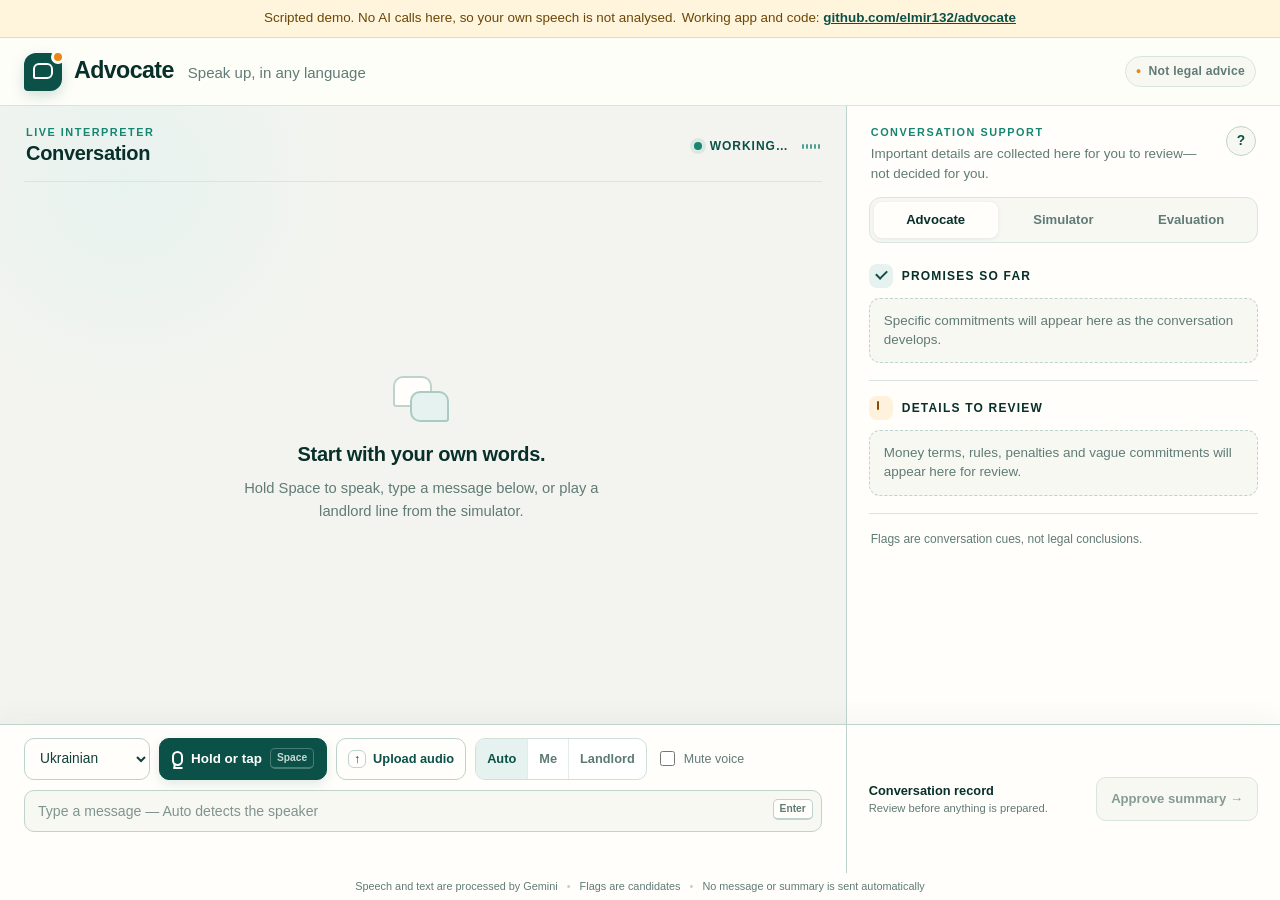
<file: index.html>
<!DOCTYPE html>
<html lang="en">
<head>
  <meta charset="UTF-8">
  <meta name="viewport" content="width=device-width, initial-scale=1.0">
  <meta name="theme-color" content="#0b5147">
  <title>Advocate — Live tenant interpreter</title>
  <link rel="stylesheet" href="style.css">
  <script>window.ADVOCATE_STATIC_DEMO = true;</script>
  <style>body{padding-top:38px}.demo-banner{position:fixed;top:0;left:0;right:0;min-height:38px;z-index:60;display:flex;align-items:center;justify-content:center;gap:.4em;flex-wrap:wrap}@media(max-width:760px){body{padding-top:62px}.demo-banner{min-height:62px;font-size:.78rem}}</style>
  <script>
    if (window.location.search.includes("mock=1") || window.ADVOCATE_STATIC_DEMO) {
      document.write('<script src="mock.js"><\/script>');
    }
  </script>
</head>
<body id="app">
  <div id="connection-overlay" class="hidden" role="alertdialog" aria-modal="true" aria-labelledby="connection-title">
    <div class="overlay-content">
      <span class="overlay-icon" aria-hidden="true">!</span>
      <h2 id="connection-title">Connection interrupted</h2>
      <p>Your conversation is still on this screen. Reconnect to continue.</p>
      <button id="retry-btn">Try again</button>
    </div>
  </div>

  <div class="demo-banner" role="note"><span>Scripted demo. No AI calls here, so your own speech is not analysed.</span> <span>Working app and code: <a href="https://github.com/elmir132/advocate">github.com/elmir132/advocate</a></span></div>
  <header class="app-header">
    <div class="brand">
      <span class="brand-mark" aria-hidden="true"></span>
      <div class="brand-copy"><h1>Advocate</h1><span class="tagline">Speak up, in any language</span></div>
    </div>
    <span class="beta-note"><span aria-hidden="true">●</span> Not legal advice</span>
  </header>

  <main class="main-layout">
    <section class="left-panel" aria-labelledby="conversation-title">
      <div class="conversation-heading">
        <div><span class="eyebrow">Live interpreter</span><h2 id="conversation-title">Conversation</h2></div>
        <div class="status-bar" aria-live="polite">
          <span class="status-dot" aria-hidden="true"></span>
          <span id="status-indicator">Listening</span>
          <div id="waveform" class="waveform" aria-hidden="true"><i></i><i></i><i></i><i></i><i></i></div>
        </div>
      </div>
      <div id="conversation" class="conversation" aria-live="polite" aria-relevant="additions">
        <div id="empty-state" class="empty-state">
          <span class="empty-state-mark" aria-hidden="true"></span>
          <strong>Start with your own words.</strong>
          <span>Hold Space to speak, type a message below, or play a landlord line from the simulator.</span>
        </div>
      </div>
    </section>

    <aside class="right-panel" aria-label="Conversation advocate">
      <div class="rail-heading">
        <div><span class="eyebrow">Conversation support</span><p>Important details are collected here for you to review—not decided for you.</p></div>
        <button id="about-help" class="about-help" type="button" aria-label="About Advocate" title="About Advocate">?</button>
      </div>
      <div class="tabs" role="tablist" aria-label="Support tools">
        <button id="tab-advocate" class="tab active" role="tab" aria-selected="true" aria-controls="advocate-view">Advocate</button>
        <button id="tab-simulator" class="tab" role="tab" aria-selected="false" aria-controls="simulator-view">Simulator</button>
        <button id="tab-score" class="tab" role="tab" aria-selected="false" aria-controls="score-view">Evaluation</button>
      </div>

      <div id="advocate-view" class="tab-content active" role="tabpanel" aria-labelledby="tab-advocate">
        <section class="insight-block promises-list">
          <div class="section-title"><span class="section-icon promise-icon" aria-hidden="true"></span><h3>Promises so far</h3></div>
          <ul id="promises-ul"></ul>
        </section>
        <section class="insight-block flags-list">
          <div class="section-title"><span class="section-icon flag-icon" aria-hidden="true"></span><h3>Details to review</h3></div>
          <div id="flags-container" class="flags-container"></div>
        </section>
        <p class="rail-note">Flags are conversation cues, not legal conclusions.</p>
      </div>

      <div id="simulator-view" class="tab-content hidden" role="tabpanel" aria-labelledby="tab-simulator">
        <div class="view-heading"><h3>Landlord simulator</h3><p>Play a sample line to demonstrate translation and review cues.</p></div>
        <div id="simulator-lines" class="simulator-lines-flat"></div>
      </div>

      <div id="score-view" class="tab-content hidden" role="tabpanel" aria-labelledby="tab-score">
        <div class="view-heading"><h3>Small scripted evaluation</h3><p>A transparent check of what Advocate catches—and what it gets wrong.</p></div>
        <div id="score-output" class="score-output" role="status" aria-live="polite">Open this tab to load results.</div>
      </div>

    </aside>
  </main>

  <section class="bottom-panel" aria-label="Conversation controls">
    <div class="controls-left">
      <div class="controls-left-top">
        <label class="select-wrap"><span class="sr-only">Tenant language</span><select id="tenant-lang" aria-label="Tenant language"><option value="uk" selected>Ukrainian</option><option value="ru">Russian</option><option value="es">Spanish</option><option value="zh">Chinese</option><option value="en">English</option></select></label>
        <button id="mic-btn" class="mic-btn" aria-label="Hold or tap to speak" title="Hold Space, or tap for hands-free recording"><span class="mic-icon" aria-hidden="true"></span><span class="mic-label">Hold or tap</span><kbd>Space</kbd></button>
        <input id="audio-file-input" type="file" accept="audio/*,.wav,.mp3,.m4a,.aac,.ogg,.webm,.flac" hidden>
        <button id="audio-upload-btn" class="audio-upload-btn" type="button" title="Upload one voice message, up to 60 seconds"><span class="upload-icon" aria-hidden="true">↑</span><span>Upload audio</span></button>
        <div id="speaker-choice" class="speaker-choice" role="radiogroup" aria-label="Who is speaking">
          <button type="button" role="radio" aria-checked="true" data-speaker="auto" title="English is treated as the landlord, your language as you">Auto</button>
          <button type="button" role="radio" aria-checked="false" data-speaker="tenant">Me</button>
          <button type="button" role="radio" aria-checked="false" data-speaker="landlord">Landlord</button>
        </div>
        <label id="mute-toggle-label" class="mute-label"><input type="checkbox" id="mute-toggle"><span>Mute voice</span></label>
      </div>
      <div class="text-input-wrap"><input type="text" id="tenant-text-input" placeholder="Type a message — Auto detects the speaker" aria-label="Type a message; Auto routes English to the landlord and the selected language to the renter"><kbd>Enter</kbd></div>
    </div>
    <div class="controls-right">
      <div class="approval-copy"><strong>Conversation record</strong><span>Review before anything is prepared.</span></div>
      <button id="approve-btn" disabled>Approve summary <span aria-hidden="true">→</span></button>
    </div>
  </section>

  <footer><p>Speech and text are processed by Gemini <span>•</span> Flags are candidates <span>•</span> No message or summary is sent automatically</p></footer>

  <dialog id="summary-dialog">
    <div class="dialog-content">
      <span class="eyebrow">Tenant approved</span>
      <h2>Conversation summary</h2>
      <div id="summary-content"></div>
      <button id="close-summary">Close summary</button>
    </div>
  </dialog>

  <dialog id="about-dialog" class="about-dialog" aria-labelledby="about-title">
    <div class="dialog-content">
      <div class="about-hero">
        <span class="about-mark" aria-hidden="true"></span>
        <span class="eyebrow">Why Advocate exists</span>
        <h2 id="about-title">Understand the words. Keep the commitments.</h2>
        <p>Advocate helps renters navigate important landlord conversations across languages without pretending to be a lawyer.</p>
      </div>
      <ol class="about-steps" aria-label="How Advocate works">
        <li><span>1</span><div><strong>Listen and translate</strong><p>One control hears either side and translates the conversation.</p></div></li>
        <li><span>2</span><div><strong>Surface what matters</strong><p>Gemini flags candidate money terms, penalties, restrictions and vague commitments.</p></div></li>
        <li><span>3</span><div><strong>Keep the promises</strong><p>Specific commitments remain visible while the conversation continues.</p></div></li>
        <li><span>4</span><div><strong>Approve the record</strong><p>A bilingual summary is prepared only after the renter asks for it.</p></div></li>
      </ol>
      <div class="about-facts">
        <article><strong>Built with Gemini</strong><p>Speech transcription, translation, structured review cues and summaries.</p></article>
        <article><strong>Human stays in control</strong><p>Flags are candidates, not legal conclusions. Nothing is automatically sent or signed.</p></article>
      </div>
      <p class="about-note">One-day prototype built at The New Agentic Economy Hackathon, October 2026.</p>
      <button id="close-about" class="about-close" type="button">Close</button>
    </div>
  </dialog>

  <script src="app.js"></script>
</body>
</html>
</file>
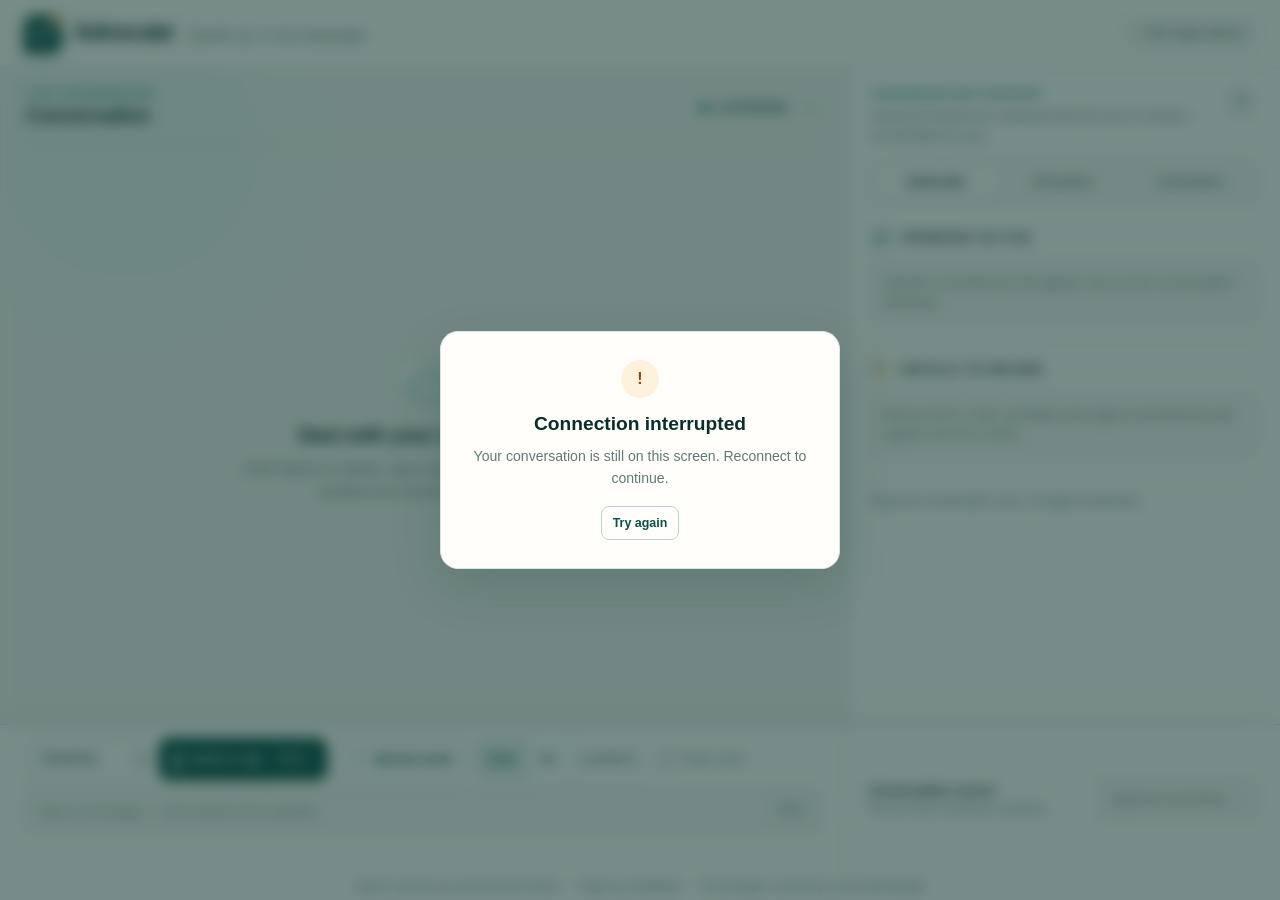
<file: web/index.html>
<!DOCTYPE html>
<html lang="en">
<head>
  <meta charset="UTF-8">
  <meta name="viewport" content="width=device-width, initial-scale=1.0">
  <meta name="theme-color" content="#0b5147">
  <title>Advocate — Live tenant interpreter</title>
  <link rel="stylesheet" href="style.css">
  <script>
    if (window.location.search.includes("mock=1") || window.ADVOCATE_STATIC_DEMO) {
      document.write('<script src="mock.js"><\/script>');
    }
  </script>
</head>
<body id="app">
  <div id="connection-overlay" class="hidden" role="alertdialog" aria-modal="true" aria-labelledby="connection-title">
    <div class="overlay-content">
      <span class="overlay-icon" aria-hidden="true">!</span>
      <h2 id="connection-title">Connection interrupted</h2>
      <p>Your conversation is still on this screen. Reconnect to continue.</p>
      <button id="retry-btn">Try again</button>
    </div>
  </div>

  <header class="app-header">
    <div class="brand">
      <span class="brand-mark" aria-hidden="true"></span>
      <div class="brand-copy"><h1>Advocate</h1><span class="tagline">Speak up, in any language</span></div>
    </div>
    <span class="beta-note"><span aria-hidden="true">●</span> Not legal advice</span>
  </header>

  <main class="main-layout">
    <section class="left-panel" aria-labelledby="conversation-title">
      <div class="conversation-heading">
        <div><span class="eyebrow">Live interpreter</span><h2 id="conversation-title">Conversation</h2></div>
        <div class="status-bar" aria-live="polite">
          <span class="status-dot" aria-hidden="true"></span>
          <span id="status-indicator">Listening</span>
          <div id="waveform" class="waveform" aria-hidden="true"><i></i><i></i><i></i><i></i><i></i></div>
        </div>
      </div>
      <div id="conversation" class="conversation" aria-live="polite" aria-relevant="additions">
        <div id="empty-state" class="empty-state">
          <span class="empty-state-mark" aria-hidden="true"></span>
          <strong>Start with your own words.</strong>
          <span>Hold Space to speak, type a message below, or play a landlord line from the simulator.</span>
        </div>
      </div>
    </section>

    <aside class="right-panel" aria-label="Conversation advocate">
      <div class="rail-heading">
        <div><span class="eyebrow">Conversation support</span><p>Important details are collected here for you to review—not decided for you.</p></div>
        <button id="about-help" class="about-help" type="button" aria-label="About Advocate" title="About Advocate">?</button>
      </div>
      <div class="tabs" role="tablist" aria-label="Support tools">
        <button id="tab-advocate" class="tab active" role="tab" aria-selected="true" aria-controls="advocate-view">Advocate</button>
        <button id="tab-simulator" class="tab" role="tab" aria-selected="false" aria-controls="simulator-view">Simulator</button>
        <button id="tab-score" class="tab" role="tab" aria-selected="false" aria-controls="score-view">Evaluation</button>
      </div>

      <div id="advocate-view" class="tab-content active" role="tabpanel" aria-labelledby="tab-advocate">
        <section class="insight-block promises-list">
          <div class="section-title"><span class="section-icon promise-icon" aria-hidden="true"></span><h3>Promises so far</h3></div>
          <ul id="promises-ul"></ul>
        </section>
        <section class="insight-block flags-list">
          <div class="section-title"><span class="section-icon flag-icon" aria-hidden="true"></span><h3>Details to review</h3></div>
          <div id="flags-container" class="flags-container"></div>
        </section>
        <p class="rail-note">Flags are conversation cues, not legal conclusions.</p>
      </div>

      <div id="simulator-view" class="tab-content hidden" role="tabpanel" aria-labelledby="tab-simulator">
        <div class="view-heading"><h3>Landlord simulator</h3><p>Play a sample line to demonstrate translation and review cues.</p></div>
        <div id="simulator-lines" class="simulator-lines-flat"></div>
      </div>

      <div id="score-view" class="tab-content hidden" role="tabpanel" aria-labelledby="tab-score">
        <div class="view-heading"><h3>Small scripted evaluation</h3><p>A transparent check of what Advocate catches—and what it gets wrong.</p></div>
        <div id="score-output" class="score-output" role="status" aria-live="polite">Open this tab to load results.</div>
      </div>

    </aside>
  </main>

  <section class="bottom-panel" aria-label="Conversation controls">
    <div class="controls-left">
      <div class="controls-left-top">
        <label class="select-wrap"><span class="sr-only">Tenant language</span><select id="tenant-lang" aria-label="Tenant language"><option value="uk" selected>Ukrainian</option><option value="ru">Russian</option><option value="es">Spanish</option><option value="zh">Chinese</option><option value="en">English</option></select></label>
        <button id="mic-btn" class="mic-btn" aria-label="Hold or tap to speak" title="Hold Space, or tap for hands-free recording"><span class="mic-icon" aria-hidden="true"></span><span class="mic-label">Hold or tap</span><kbd>Space</kbd></button>
        <input id="audio-file-input" type="file" accept="audio/*,.wav,.mp3,.m4a,.aac,.ogg,.webm,.flac" hidden>
        <button id="audio-upload-btn" class="audio-upload-btn" type="button" title="Upload one voice message, up to 60 seconds"><span class="upload-icon" aria-hidden="true">↑</span><span>Upload audio</span></button>
        <div id="speaker-choice" class="speaker-choice" role="radiogroup" aria-label="Who is speaking">
          <button type="button" role="radio" aria-checked="true" data-speaker="auto" title="English is treated as the landlord, your language as you">Auto</button>
          <button type="button" role="radio" aria-checked="false" data-speaker="tenant">Me</button>
          <button type="button" role="radio" aria-checked="false" data-speaker="landlord">Landlord</button>
        </div>
        <label id="mute-toggle-label" class="mute-label"><input type="checkbox" id="mute-toggle"><span>Mute voice</span></label>
      </div>
      <div class="text-input-wrap"><input type="text" id="tenant-text-input" placeholder="Type a message — Auto detects the speaker" aria-label="Type a message; Auto routes English to the landlord and the selected language to the renter"><kbd>Enter</kbd></div>
    </div>
    <div class="controls-right">
      <div class="approval-copy"><strong>Conversation record</strong><span>Review before anything is prepared.</span></div>
      <button id="approve-btn" disabled>Approve summary <span aria-hidden="true">→</span></button>
    </div>
  </section>

  <footer><p>Speech and text are processed by Gemini <span>•</span> Flags are candidates <span>•</span> No message or summary is sent automatically</p></footer>

  <dialog id="summary-dialog">
    <div class="dialog-content">
      <span class="eyebrow">Tenant approved</span>
      <h2>Conversation summary</h2>
      <div id="summary-content"></div>
      <button id="close-summary">Close summary</button>
    </div>
  </dialog>

  <dialog id="about-dialog" class="about-dialog" aria-labelledby="about-title">
    <div class="dialog-content">
      <div class="about-hero">
        <span class="about-mark" aria-hidden="true"></span>
        <span class="eyebrow">Why Advocate exists</span>
        <h2 id="about-title">Understand the words. Keep the commitments.</h2>
        <p>Advocate helps renters navigate important landlord conversations across languages without pretending to be a lawyer.</p>
      </div>
      <ol class="about-steps" aria-label="How Advocate works">
        <li><span>1</span><div><strong>Listen and translate</strong><p>One control hears either side and translates the conversation.</p></div></li>
        <li><span>2</span><div><strong>Surface what matters</strong><p>Gemini flags candidate money terms, penalties, restrictions and vague commitments.</p></div></li>
        <li><span>3</span><div><strong>Keep the promises</strong><p>Specific commitments remain visible while the conversation continues.</p></div></li>
        <li><span>4</span><div><strong>Approve the record</strong><p>A bilingual summary is prepared only after the renter asks for it.</p></div></li>
      </ol>
      <div class="about-facts">
        <article><strong>Built with Gemini</strong><p>Speech transcription, translation, structured review cues and summaries.</p></article>
        <article><strong>Human stays in control</strong><p>Flags are candidates, not legal conclusions. Nothing is automatically sent or signed.</p></article>
      </div>
      <p class="about-note">One-day prototype built at The New Agentic Economy Hackathon, October 2026.</p>
      <button id="close-about" class="about-close" type="button">Close</button>
    </div>
  </dialog>

  <script src="app.js"></script>
</body>
</html>
</file>
<file: style.css>
:root {
  --canvas: #f3f4ef;
  --surface: #fffefa;
  --surface-soft: #f8f8f3;
  --ink: #123f38;
  --ink-strong: #082f2a;
  --muted: #607b76;
  --line: #d8e5e1;
  --line-strong: #bed3cd;
  --teal: #0b5147;
  --teal-bright: #168572;
  --teal-soft: #e5f2ef;
  --amber: #e88716;
  --amber-dark: #8b4a05;
  --amber-soft: #fff2dc;
  --danger: #b64b1c;
  --shadow-sm: 0 1px 2px rgba(8, 47, 42, .05), 0 5px 16px rgba(8, 47, 42, .05);
  --shadow-lg: 0 18px 50px rgba(8, 47, 42, .16);
  --font: Inter, ui-sans-serif, -apple-system, BlinkMacSystemFont, "Segoe UI", sans-serif;
}

* { box-sizing: border-box; }
html, body { height: 100%; margin: 0; }
body {
  display: grid;
  grid-template-rows: auto minmax(0, 1fr) auto auto;
  overflow: hidden;
  background: var(--canvas);
  color: var(--ink);
  font: 16px/1.5 var(--font);
  -webkit-font-smoothing: antialiased;
}
button, input, select { font: inherit; }
button { color: inherit; }
button, select, input { outline: none; }
button:focus-visible, select:focus-visible, input:focus-visible, summary:focus-visible {
  box-shadow: 0 0 0 3px rgba(232, 135, 22, .28);
}
.sr-only { position: absolute; width: 1px; height: 1px; padding: 0; margin: -1px; overflow: hidden; clip: rect(0, 0, 0, 0); white-space: nowrap; border: 0; }
.hidden { display: none !important; }

.app-header {
  min-height: 68px;
  display: flex;
  align-items: center;
  justify-content: space-between;
  gap: 24px;
  padding: 10px 24px;
  background: rgba(255, 254, 250, .96);
  border-bottom: 1px solid var(--line);
}
.brand { display: flex; align-items: center; gap: 12px; min-width: 0; }
.brand-mark {
  position: relative;
  width: 38px;
  height: 38px;
  flex: none;
  border-radius: 12px 12px 12px 4px;
  background: var(--teal);
  box-shadow: 0 5px 14px rgba(11, 81, 71, .18);
}
.brand-mark::before {
  content: "";
  position: absolute;
  inset: 10px 9px 12px;
  border: 2px solid #fff;
  border-radius: 6px 6px 6px 2px;
}
.brand-mark::after {
  content: "";
  position: absolute;
  width: 8px;
  height: 8px;
  top: -3px;
  right: -3px;
  border-radius: 50%;
  background: var(--amber);
  border: 3px solid var(--surface);
}
.brand-copy { display: flex; align-items: baseline; gap: 14px; min-width: 0; }
.brand h1 { margin: 0; color: var(--ink-strong); font-size: 1.45rem; line-height: 1; letter-spacing: -.025em; }
.tagline { color: var(--muted); font-size: .94rem; white-space: nowrap; }
.beta-note {
  display: inline-flex;
  align-items: center;
  gap: 7px;
  padding: 5px 10px;
  border: 1px solid var(--line);
  border-radius: 999px;
  background: var(--surface-soft);
  color: var(--muted);
  font-size: .76rem;
  font-weight: 650;
  letter-spacing: .02em;
  white-space: nowrap;
}
.beta-note span { color: var(--amber); font-size: .58rem; }

.main-layout {
  min-height: 0;
  display: grid;
  grid-template-columns: minmax(0, 1.72fr) minmax(360px, .88fr);
}
.left-panel, .right-panel { min-width: 0; min-height: 0; }
.left-panel {
  display: flex;
  flex-direction: column;
  padding: 20px 24px 0;
  background:
    radial-gradient(circle at 15% 12%, rgba(229, 242, 239, .8), transparent 24%),
    var(--canvas);
  border-right: 1px solid var(--line-strong);
}
.conversation-heading {
  display: flex;
  align-items: center;
  justify-content: space-between;
  gap: 20px;
  padding: 0 2px 15px;
  border-bottom: 1px solid var(--line);
}
.eyebrow {
  display: block;
  margin-bottom: 2px;
  color: var(--teal-bright);
  font-size: .68rem;
  line-height: 1.2;
  font-weight: 750;
  letter-spacing: .14em;
  text-transform: uppercase;
}
.conversation-heading h2 { margin: 0; color: var(--ink-strong); font-size: 1.25rem; line-height: 1.25; letter-spacing: -.015em; }
.status-bar {
  display: flex;
  align-items: center;
  gap: 8px;
  min-width: 160px;
  justify-content: flex-end;
  color: var(--teal);
  font-size: .75rem;
  font-weight: 750;
  letter-spacing: .08em;
  text-transform: uppercase;
}
.status-dot { width: 8px; height: 8px; flex: none; border-radius: 50%; background: var(--teal-bright); box-shadow: 0 0 0 4px rgba(22, 133, 114, .11); }
.waveform { height: 18px; display: flex; align-items: center; gap: 2px; margin-left: 5px; }
.waveform i { width: 2px; height: 5px; border-radius: 2px; background: var(--teal-bright); opacity: .35; }
.waveform.active i { animation: level .85s ease-in-out infinite alternate; opacity: .75; }
.waveform.active i:nth-child(2), .waveform.active i:nth-child(4) { animation-delay: -.3s; }
.waveform.active i:nth-child(3) { animation-delay: -.55s; }
@keyframes level { from { height: 4px; } to { height: 16px; } }

.conversation {
  min-height: 0;
  flex: 1;
  display: flex;
  flex-direction: column;
  gap: 14px;
  overflow-y: auto;
  padding: 18px 5px 26px 2px;
  scrollbar-color: var(--line-strong) transparent;
  scrollbar-width: thin;
}
.empty-state {
  width: min(430px, 90%);
  margin: auto;
  display: grid;
  justify-items: center;
  gap: 8px;
  padding: 34px;
  text-align: center;
  color: var(--muted);
}
.empty-state strong { color: var(--ink-strong); font-size: 1.25rem; letter-spacing: -.015em; }
.empty-state span:last-child { max-width: 360px; font-size: .92rem; }
.empty-state-mark { position: relative; width: 56px; height: 46px; margin-bottom: 9px; }
.empty-state-mark::before, .empty-state-mark::after { content: ""; position: absolute; width: 35px; height: 27px; border: 2px solid var(--line-strong); border-radius: 10px 10px 10px 3px; }
.empty-state-mark::before { left: 0; top: 0; background: var(--surface); }
.empty-state-mark::after { right: 0; bottom: 0; background: var(--teal-soft); border-color: #a9cbc3; transform: scaleX(-1); }
.message {
  width: fit-content;
  max-width: min(76%, 760px);
  padding: 14px 16px 15px;
  border-radius: 18px;
  box-shadow: var(--shadow-sm);
}
.message.landlord { align-self: flex-start; background: var(--surface); border: 1px solid var(--line); border-bottom-left-radius: 5px; }
.message.tenant { align-self: flex-end; background: var(--teal); border: 1px solid var(--teal); border-bottom-right-radius: 5px; box-shadow: 0 8px 24px rgba(11, 81, 71, .14); }
.message.landlord:has(.inline-flags:not(:empty)) { border-left: 3px solid var(--amber); }
.message .speaker { margin-bottom: 5px; color: var(--muted); font-size: .67rem; font-weight: 750; letter-spacing: .13em; text-transform: uppercase; }
.message .original { margin-bottom: 5px; color: var(--muted); font-size: .9rem; line-height: 1.4; }
.message .translation { color: var(--ink-strong); font-size: 1.08rem; line-height: 1.45; font-weight: 680; }
.message.tenant .speaker, .message.tenant .original { color: rgba(255,255,255,.7); }
.message.tenant .translation { color: #fff; }
.inline-flags { display: flex; flex-wrap: wrap; gap: 6px; align-items: center; margin-top: 10px !important; padding-top: 9px; border-top: 1px solid var(--line); }
.message.tenant .inline-flags { border-color: rgba(255,255,255,.2); }

.right-panel {
  display: flex;
  flex-direction: column;
  overflow: hidden;
  padding: 20px 22px 18px;
  background: var(--surface);
}
.rail-heading { display: flex; align-items: flex-start; justify-content: space-between; gap: 14px; padding: 0 2px 14px; }
.rail-heading > div { min-width: 0; }
.rail-heading p, .view-heading p { margin: 5px 0 0; color: var(--muted); font-size: .84rem; line-height: 1.45; }
.tabs { display: grid; grid-template-columns: repeat(3, 1fr); gap: 4px; margin-bottom: 16px; padding: 4px; background: var(--surface-soft); border: 1px solid var(--line); border-radius: 12px; }
.tab { min-width: 0; padding: 8px 6px; border: 0; border-radius: 8px; background: transparent; color: var(--muted); cursor: pointer; font-size: .82rem; font-weight: 700; }
.tab:hover { color: var(--ink); background: rgba(255,255,255,.75); }
.tab.active { color: var(--ink-strong); background: var(--surface); box-shadow: 0 1px 4px rgba(8,47,42,.09); }
.tab-content { display: none; min-height: 0; flex: 1; overflow-y: auto; scrollbar-width: thin; scrollbar-color: var(--line-strong) transparent; }
.tab-content.active { display: block; }
.insight-block { padding: 15px 0 17px; border-bottom: 1px solid var(--line); }
.insight-block:first-child { padding-top: 5px; }
.section-title { display: flex; align-items: center; gap: 9px; margin-bottom: 10px; }
.section-title h3, .view-heading h3 { margin: 0; color: var(--ink-strong); font-size: .75rem; font-weight: 760; letter-spacing: .1em; text-transform: uppercase; }
.section-icon { position: relative; width: 24px; height: 24px; flex: none; border-radius: 8px; background: var(--teal-soft); }
.promise-icon::before { content: ""; position: absolute; left: 7px; top: 6px; width: 9px; height: 5px; border-left: 2px solid var(--teal); border-bottom: 2px solid var(--teal); transform: rotate(-45deg); }
.flag-icon { background: var(--amber-soft); }
.flag-icon::before { content: ""; position: absolute; left: 8px; top: 5px; width: 2px; height: 9px; border-radius: 2px; background: var(--amber-dark); box-shadow: 0 12px 0 -1px var(--amber-dark); }
.promises-list ul { list-style: none; padding: 0; margin: 0; }
.promises-list li { position: relative; margin: 7px 0; padding: 10px 12px 10px 34px; border: 1px solid var(--line); border-radius: 11px; background: var(--surface-soft); color: var(--ink); font-size: .9rem; line-height: 1.42; }
.promises-list li::before { content: "✓"; position: absolute; left: 11px; top: 10px; color: var(--teal-bright); font-weight: 800; }
#promises-ul:empty::after, #flags-container:empty::after { display: block; padding: 13px 14px; border: 1px dashed var(--line-strong); border-radius: 11px; color: var(--muted); background: var(--surface-soft); font-size: .84rem; line-height: 1.4; }
#promises-ul:empty::after { content: "Specific commitments will appear here as the conversation develops."; }
#flags-container:empty::after { content: "Money terms, rules, penalties and vague commitments will appear here for review."; }
.flags-container { display: flex; flex-wrap: wrap; gap: 7px; }
.flag-chip { display: inline-flex; align-items: center; gap: 6px; padding: 5px 9px; border: 1px solid #efd19f; border-radius: 8px; background: var(--amber-soft); color: var(--amber-dark); font-size: .78rem; line-height: 1; font-weight: 720; }
.flag-chip[data-count]:not([data-count="1"])::after { content: "×" attr(data-count); padding-left: 6px; border-left: 1px solid #e2bd7d; font-size: .68rem; opacity: .82; }
.inline-flags .flag-chip { border-radius: 999px; padding: 4px 9px; }
.soft-no-note { flex-basis: 100%; margin-top: 0; color: var(--danger); font-size: .82rem; font-style: normal; }
.rail-note { margin: 16px 2px 0; color: var(--muted); font-size: .75rem; }
.view-heading { padding: 5px 2px 10px; }
.simulator-item { display: grid; grid-template-columns: 1fr auto; align-items: center; gap: 12px; margin: 8px 0; padding: 11px 12px; border: 1px solid var(--line); border-radius: 12px; background: var(--surface-soft); }
.simulator-item p { margin: 0; color: var(--ink); font-size: .84rem; line-height: 1.42; }
.simulator-item button, #close-summary, #retry-btn { padding: 7px 11px; border: 1px solid var(--line-strong); border-radius: 8px; background: var(--surface); color: var(--teal); cursor: pointer; font-size: .78rem; font-weight: 700; white-space: nowrap; }
.simulator-item button:hover, #close-summary:hover, #retry-btn:hover { border-color: var(--teal); }
.simulator-item button:disabled { opacity: .55; cursor: wait; }
#score-output { overflow: auto; margin: 7px 0; color: var(--ink); font-size: .84rem; }
.score-metrics { display: grid; grid-template-columns: repeat(3, minmax(0, 1fr)); gap: 7px; }
.score-metric { min-width: 0; padding: 10px; border: 1px solid var(--line); border-radius: 11px; background: var(--surface-soft); }
.score-label, .score-value, .score-note { display: block; }
.score-label { color: var(--muted); font-size: .68rem; font-weight: 750; letter-spacing: .08em; text-transform: uppercase; }
.score-value { margin: 3px 0 0; color: var(--ink-strong); font-size: 1.48rem; line-height: 1.1; letter-spacing: -.035em; }
.score-note { color: var(--muted); font-size: .68rem; line-height: 1.35; }
.score-context { margin: 9px 0 12px; padding: 9px 11px; border-left: 3px solid var(--teal-bright); border-radius: 0 10px 10px 0; background: var(--teal-soft); }
.score-context strong { color: var(--ink-strong); font-size: .78rem; }
.score-context p { margin: 3px 0 0; color: var(--muted); font-size: .75rem; line-height: 1.45; }
.score-section-title { display: flex; align-items: center; justify-content: space-between; margin: 0 1px 6px; }
.score-section-title h4 { margin: 0; color: var(--ink-strong); font-size: .78rem; }
.score-section-title span { color: var(--muted); font-size: .68rem; }
.score-table { width: 100%; border-spacing: 0; border: 1px solid var(--line); border-radius: 11px; overflow: hidden; background: var(--surface); font-size: .75rem; }
.score-table th, .score-table td { padding: 8px 9px; border-bottom: 1px solid var(--line); text-align: left; }
.score-table thead th { background: var(--surface-soft); color: var(--muted); font-size: .64rem; letter-spacing: .05em; text-transform: uppercase; }
.score-table tbody th { color: var(--ink); font-weight: 650; }
.score-table tr:last-child th, .score-table tr:last-child td { border-bottom: 0; }
.score-number { color: var(--teal); font-variant-numeric: tabular-nums; font-weight: 750; }
.score-caveat { display: flex; align-items: center; gap: 8px; margin: 9px 0 0; padding: 8px 10px; border: 1px solid #efd19f; border-radius: 9px; background: var(--amber-soft); color: var(--muted); font-size: .68rem; line-height: 1.35; }
.score-caveat strong { color: var(--amber-dark); white-space: nowrap; }
.score-caveat span { min-width: 0; }
.about-hero { position: relative; padding: 7px 0 16px 52px; border-bottom: 1px solid var(--line); }
.about-mark { position: absolute; left: 2px; top: 8px; width: 38px; height: 38px; border-radius: 12px 12px 12px 4px; background: var(--teal); }
.about-mark::before { content: ""; position: absolute; inset: 10px 9px 12px; border: 2px solid #fff; border-radius: 6px 6px 6px 2px; }
.about-mark::after { content: ""; position: absolute; width: 8px; height: 8px; right: -3px; top: -3px; border: 3px solid var(--surface); border-radius: 50%; background: var(--amber); }
.about-hero h3 { margin: 5px 0 5px; color: var(--ink-strong); font-size: 1rem; letter-spacing: -.015em; }
.about-hero p { margin: 0; color: var(--muted); font-size: .78rem; line-height: 1.45; }
.about-steps { list-style: none; display: grid; gap: 0; margin: 13px 0; padding: 0; }
.about-steps li { display: grid; grid-template-columns: 27px 1fr; gap: 9px; padding: 8px 2px; }
.about-steps li > span { display: grid; place-items: center; width: 24px; height: 24px; border-radius: 8px; background: var(--teal-soft); color: var(--teal); font-size: .7rem; font-weight: 800; }
.about-steps strong { display: block; color: var(--ink-strong); font-size: .78rem; }
.about-steps p { margin: 1px 0 0; color: var(--muted); font-size: .72rem; line-height: 1.4; }
.about-facts { display: grid; grid-template-columns: repeat(2, minmax(0, 1fr)); gap: 8px; }
.about-facts article { padding: 10px; border: 1px solid var(--line); border-radius: 11px; background: var(--surface-soft); }
.about-facts strong { display: block; color: var(--ink-strong); font-size: .72rem; }
.about-facts p { margin: 3px 0 0; color: var(--muted); font-size: .68rem; line-height: 1.4; }
.about-note { margin: 12px 2px 0; color: var(--muted); font-size: .68rem; }

.bottom-panel {
  display: grid;
  grid-template-columns: minmax(0, 1.72fr) minmax(360px, .88fr);
  background: var(--surface);
  border-top: 1px solid var(--line-strong);
  box-shadow: 0 -8px 24px rgba(8, 47, 42, .035);
}
.controls-left { display: grid; grid-template-columns: auto minmax(240px, 1fr); gap: 10px 14px; align-items: center; padding: 13px 24px; border-right: 1px solid var(--line-strong); }
.controls-left-top { display: flex; align-items: center; gap: 9px; }
.select-wrap { position: relative; }
#tenant-lang { height: 42px; padding: 0 34px 0 11px; border: 1px solid var(--line-strong); border-radius: 10px; background: var(--surface); color: var(--ink); cursor: pointer; font-size: .86rem; }
.mic-btn { height: 42px; display: inline-flex; align-items: center; gap: 8px; padding: 0 12px; border: 1px solid var(--teal); border-radius: 10px; background: var(--teal); color: #fff; cursor: pointer; font-size: .84rem; font-weight: 720; box-shadow: 0 4px 12px rgba(11,81,71,.12); white-space: nowrap; }
.mic-btn:hover { background: #0e6356; }
.mic-btn.active { background: var(--amber-dark); border-color: var(--amber-dark); transform: translateY(1px); }
.mic-icon { position: relative; width: 11px; height: 15px; border: 2px solid currentColor; border-radius: 6px; }
.mic-icon::after { content: ""; position: absolute; left: 50%; bottom: -5px; width: 7px; height: 4px; border-left: 2px solid currentColor; border-bottom: 2px solid currentColor; transform: translateX(-50%); }
kbd { display: inline-flex; align-items: center; min-height: 21px; padding: 1px 6px; border: 1px solid rgba(255,255,255,.25); border-bottom-width: 2px; border-radius: 5px; color: rgba(255,255,255,.78); font: 600 .64rem/1 var(--font); }
.mute-label { display: inline-flex; align-items: center; gap: 6px; color: var(--muted); cursor: pointer; font-size: .78rem; white-space: nowrap; }
.mute-label input { width: 15px; height: 15px; accent-color: var(--teal); }
.text-input-wrap { position: relative; min-width: 0; }
#tenant-text-input { width: 100%; height: 42px; padding: 0 58px 0 13px; border: 1px solid var(--line-strong); border-radius: 10px; background: var(--surface-soft); color: var(--ink-strong); font-size: .88rem; }
#tenant-text-input::placeholder { color: #7f938f; }
.text-input-wrap > kbd { position: absolute; right: 9px; top: 9px; border-color: var(--line-strong); color: var(--muted); background: var(--surface); }
.controls-right { min-width: 0; display: flex; align-items: center; justify-content: space-between; gap: 14px; padding: 13px 22px; }
.approval-copy { min-width: 0; }
.approval-copy strong, .approval-copy span { display: block; }
.approval-copy strong { color: var(--ink-strong); font-size: .8rem; }
.approval-copy span { color: var(--muted); font-size: .7rem; white-space: nowrap; }
#approve-btn { min-height: 44px; padding: 0 14px; border: 1px solid var(--amber); border-radius: 10px; background: var(--amber); color: #2c1a02; cursor: pointer; font-size: .82rem; font-weight: 780; white-space: nowrap; box-shadow: 0 5px 14px rgba(232,135,22,.18); }
#approve-btn:hover:not(:disabled) { background: #f09a32; }
#approve-btn:disabled { border-color: var(--line); background: var(--surface-soft); color: #879b96; cursor: not-allowed; box-shadow: none; }
footer { padding: 5px 16px 6px; background: var(--surface); color: var(--muted); text-align: center; font-size: .68rem; }
footer p { margin: 0; } footer span { padding: 0 6px; color: var(--line-strong); }

#connection-overlay { position: fixed; inset: 0; z-index: 1000; display: grid; place-items: center; padding: 20px; background: rgba(8, 47, 42, .55); backdrop-filter: blur(7px); }
.overlay-content { width: min(400px, 100%); padding: 28px; border: 1px solid var(--line); border-radius: 18px; background: var(--surface); box-shadow: var(--shadow-lg); text-align: center; }
.overlay-icon { display: grid; place-items: center; width: 38px; height: 38px; margin: 0 auto 12px; border-radius: 50%; background: var(--amber-soft); color: var(--amber-dark); font-weight: 850; }
.overlay-content h2 { margin: 0; color: var(--ink-strong); font-size: 1.2rem; }
.overlay-content p { margin: 8px 0 17px; color: var(--muted); font-size: .88rem; }
dialog { width: min(680px, calc(100% - 32px)); max-height: calc(100% - 40px); overflow: auto; padding: 0; border: 1px solid var(--line); border-radius: 18px; background: var(--surface); color: var(--ink); box-shadow: var(--shadow-lg); }
dialog::backdrop { background: rgba(8, 47, 42, .52); backdrop-filter: blur(6px); }
.dialog-content { padding: 28px; }
.dialog-content h2 { margin: 3px 0 16px; color: var(--ink-strong); letter-spacing: -.02em; }
#summary-content { margin-bottom: 20px; }
#summary-content table { font-size: .86rem; }

@media (max-width: 1100px) {
  .main-layout, .bottom-panel { grid-template-columns: minmax(0, 1.45fr) minmax(330px, .9fr); }
  .controls-left { grid-template-columns: 1fr; }
  .approval-copy { display: none; }
  .controls-right { justify-content: flex-end; }
  .message { max-width: 86%; }
  .mic-btn kbd { display: none; }
}
@media (max-width: 780px) {
  body { display: flex; flex-direction: column; width: 100%; overflow: auto; min-height: 100%; height: auto; }
  .app-header { min-height: 60px; padding: 9px 14px; }
  .brand-mark { width: 34px; height: 34px; }
  .brand-copy { display: block; }
  .tagline { display: none; }
  .beta-note { margin-left: auto; }
  .main-layout { display: flex; flex-direction: column; overflow: visible; }
  .left-panel { min-height: 60vh; padding: 16px 14px 0; border-right: 0; }
  .right-panel { min-height: 420px; padding: 18px 14px; border-top: 1px solid var(--line-strong); }
  .conversation-heading { align-items: flex-end; }
  .message { max-width: 94%; }
  .bottom-panel { display: flex; flex-direction: column; position: static; z-index: 5; }
  .controls-left { width: 100%; padding: 11px 14px; border-right: 0; }
  .controls-left-top { flex-wrap: wrap; }
  .text-input-wrap { width: 100%; }
  .controls-right { width: 100%; padding: 0 14px 12px; }
  #approve-btn { width: 100%; }
  footer { display: none; }
}
@media (prefers-reduced-motion: reduce) {
  *, *::before, *::after { animation-duration: .01ms !important; animation-iteration-count: 1 !important; scroll-behavior: auto !important; transition-duration: .01ms !important; }
}

/* ---- Microphone feedback (added with the hold-to-speak rewrite) ---- */
.mic-btn { touch-action: none; user-select: none; -webkit-user-select: none; position: relative; --level: 0; }
.mic-btn.active { box-shadow: 0 0 0 calc(3px + var(--level) * 12px) rgba(214, 132, 20, .22), 0 4px 12px rgba(11,81,71,.12); }
.mic-btn.active::after { content: "Recording"; margin-left: 6px; font-size: .72rem; font-weight: 700; letter-spacing: .06em; text-transform: uppercase; opacity: .9; }
.mic-hint { margin: 2px 0 0; min-height: 1.2em; font-size: .82rem; line-height: 1.3; color: #5e7a74; }
.mic-hint[data-kind="error"] { color: #a8431a; font-weight: 600; }
.mic-hint[data-kind="live"] { color: #0b5147; font-weight: 600; }
.mic-hint:empty { visibility: hidden; }
/* While recording, the bars follow the real input level instead of a canned animation. */
body[data-state="recording"] .waveform i { animation: none; opacity: .95; height: 16px; transform-origin: center; transition: transform .08s linear; background: #d68414; }
@media (prefers-reduced-motion: reduce) { body[data-state="recording"] .waveform i { transition: none; } }

/* Who is speaking */
.speaker-choice { display: inline-flex; border: 1px solid #cfe0db; border-radius: 10px; overflow: hidden; background: #fff; height: 42px; }
.speaker-choice button { border: 0; background: none; padding: 0 11px; font: inherit; font-size: .8rem; font-weight: 650; color: #5e7a74; cursor: pointer; }
.speaker-choice button + button { border-left: 1px solid #e3ece9; }
.speaker-choice button[aria-checked="true"] { background: #e6f2ef; color: #0b5147; }
.speaker-choice button:focus-visible { outline: 2px solid #d68414; outline-offset: -2px; }

/* Prerecorded voice-message fallback */
.audio-upload-btn { height: 42px; display: inline-flex; align-items: center; gap: 7px; padding: 0 11px; border: 1px solid var(--line-strong); border-radius: 10px; background: var(--surface); color: var(--teal); cursor: pointer; font-size: .8rem; font-weight: 700; white-space: nowrap; }
.audio-upload-btn:hover:not(:disabled) { border-color: var(--teal); background: var(--teal-soft); }
.audio-upload-btn:disabled { opacity: .55; cursor: wait; }
.upload-icon { display: grid; place-items: center; width: 18px; height: 18px; border: 1px solid var(--line-strong); border-radius: 6px; font-size: .78rem; line-height: 1; }

.about-help { width: 30px; height: 30px; flex: none; display: grid; place-items: center; padding: 0; border: 1px solid var(--line-strong); border-radius: 50%; background: var(--surface-soft); color: var(--teal); cursor: pointer; font-size: .86rem; font-weight: 800; }
.about-help:hover { border-color: var(--teal); background: var(--teal-soft); }
.about-dialog { width: min(520px, calc(100% - 32px)); }
.about-dialog .dialog-content { padding: 24px; }
.about-dialog .about-hero { padding-bottom: 18px; }
.about-dialog .about-hero h2 { margin: 5px 0; color: var(--ink-strong); font-size: 1.12rem; letter-spacing: -.02em; }
.about-close { width: 100%; margin-top: 16px; padding: 9px 12px; border: 1px solid var(--line-strong); border-radius: 9px; background: var(--surface); color: var(--teal); cursor: pointer; font-weight: 700; }
.about-close:hover { border-color: var(--teal); background: var(--teal-soft); }

/* Structured bilingual conversation summary */
#summary-dialog { width: min(860px, calc(100% - 32px)); }
.summary-grid { display: grid; grid-template-columns: repeat(2, minmax(0, 1fr)); gap: 14px; align-items: start; }
.summary-grid-single { grid-template-columns: 1fr; }
.summary-language { min-width: 0; padding: 13px; border: 1px solid var(--line); border-radius: 13px; background: var(--surface-soft); }
.summary-language-label { display: block; margin: 0 0 10px; color: var(--teal-bright); font-size: .67rem; font-weight: 800; letter-spacing: .12em; text-transform: uppercase; }
.summary-section { padding: 10px 0; border-top: 1px solid var(--line); }
.summary-section:first-of-type { border-top: 0; padding-top: 0; }
.summary-section:last-child { padding-bottom: 0; }
.summary-section h3 { margin: 0 0 6px; color: var(--ink-strong); font-size: .78rem; line-height: 1.35; letter-spacing: .04em; text-transform: none; }
.summary-section ul { display: grid; gap: 6px; margin: 0; padding: 0; list-style: none; }
.summary-section li { position: relative; padding: 8px 9px 8px 25px; border: 1px solid var(--line); border-radius: 9px; background: var(--surface); color: var(--ink); font-size: .78rem; line-height: 1.42; }
.summary-section li::before { content: ""; position: absolute; left: 10px; top: 13px; width: 6px; height: 6px; border-radius: 50%; background: var(--amber); }
.summary-empty { margin: 0; padding: 8px 9px; border: 1px dashed var(--line-strong); border-radius: 9px; color: var(--muted); font-size: .75rem; font-style: italic; }
#copy-summary-btn { padding: 9px 12px; border: 1px solid var(--line-strong); border-radius: 9px; background: var(--surface); color: var(--teal); cursor: pointer; font-weight: 700; }
#copy-summary-btn:hover { border-color: var(--teal); background: var(--teal-soft); }
@media (max-width: 680px) { .summary-grid { grid-template-columns: 1fr; } }

.summary-section:first-of-type li { padding-left: 10px; border-color: #b9d8d1; background: var(--teal-soft); font-weight: 620; }
.summary-section:first-of-type li::before { display: none; }

/* The controls row grew (upload button, speaker switch), so let the text box wrap to its own
   line instead of spilling into the right-hand panel. */
.controls-left { display: flex; flex-wrap: wrap; min-width: 0; }
.controls-left-top { flex: 0 1 auto; flex-wrap: wrap; min-width: 0; }
.text-input-wrap { flex: 1 1 280px; min-width: 0; }
.mic-hint { flex: 1 0 100%; }

/* Shown only on the static, key-free copy of the page. */
.demo-banner { background: #fff4dc; color: #6b4705; border-bottom: 1px solid #f0d9a4; padding: 7px 24px; font-size: .84rem; text-align: center; }
.demo-banner a { color: #0b5147; font-weight: 650; }
</file>
<file: web/style.css>
:root {
  --canvas: #f3f4ef;
  --surface: #fffefa;
  --surface-soft: #f8f8f3;
  --ink: #123f38;
  --ink-strong: #082f2a;
  --muted: #607b76;
  --line: #d8e5e1;
  --line-strong: #bed3cd;
  --teal: #0b5147;
  --teal-bright: #168572;
  --teal-soft: #e5f2ef;
  --amber: #e88716;
  --amber-dark: #8b4a05;
  --amber-soft: #fff2dc;
  --danger: #b64b1c;
  --shadow-sm: 0 1px 2px rgba(8, 47, 42, .05), 0 5px 16px rgba(8, 47, 42, .05);
  --shadow-lg: 0 18px 50px rgba(8, 47, 42, .16);
  --font: Inter, ui-sans-serif, -apple-system, BlinkMacSystemFont, "Segoe UI", sans-serif;
}

* { box-sizing: border-box; }
html, body { height: 100%; margin: 0; }
body {
  display: grid;
  grid-template-rows: auto minmax(0, 1fr) auto auto;
  overflow: hidden;
  background: var(--canvas);
  color: var(--ink);
  font: 16px/1.5 var(--font);
  -webkit-font-smoothing: antialiased;
}
button, input, select { font: inherit; }
button { color: inherit; }
button, select, input { outline: none; }
button:focus-visible, select:focus-visible, input:focus-visible, summary:focus-visible {
  box-shadow: 0 0 0 3px rgba(232, 135, 22, .28);
}
.sr-only { position: absolute; width: 1px; height: 1px; padding: 0; margin: -1px; overflow: hidden; clip: rect(0, 0, 0, 0); white-space: nowrap; border: 0; }
.hidden { display: none !important; }

.app-header {
  min-height: 68px;
  display: flex;
  align-items: center;
  justify-content: space-between;
  gap: 24px;
  padding: 10px 24px;
  background: rgba(255, 254, 250, .96);
  border-bottom: 1px solid var(--line);
}
.brand { display: flex; align-items: center; gap: 12px; min-width: 0; }
.brand-mark {
  position: relative;
  width: 38px;
  height: 38px;
  flex: none;
  border-radius: 12px 12px 12px 4px;
  background: var(--teal);
  box-shadow: 0 5px 14px rgba(11, 81, 71, .18);
}
.brand-mark::before {
  content: "";
  position: absolute;
  inset: 10px 9px 12px;
  border: 2px solid #fff;
  border-radius: 6px 6px 6px 2px;
}
.brand-mark::after {
  content: "";
  position: absolute;
  width: 8px;
  height: 8px;
  top: -3px;
  right: -3px;
  border-radius: 50%;
  background: var(--amber);
  border: 3px solid var(--surface);
}
.brand-copy { display: flex; align-items: baseline; gap: 14px; min-width: 0; }
.brand h1 { margin: 0; color: var(--ink-strong); font-size: 1.45rem; line-height: 1; letter-spacing: -.025em; }
.tagline { color: var(--muted); font-size: .94rem; white-space: nowrap; }
.beta-note {
  display: inline-flex;
  align-items: center;
  gap: 7px;
  padding: 5px 10px;
  border: 1px solid var(--line);
  border-radius: 999px;
  background: var(--surface-soft);
  color: var(--muted);
  font-size: .76rem;
  font-weight: 650;
  letter-spacing: .02em;
  white-space: nowrap;
}
.beta-note span { color: var(--amber); font-size: .58rem; }

.main-layout {
  min-height: 0;
  display: grid;
  grid-template-columns: minmax(0, 1.72fr) minmax(360px, .88fr);
}
.left-panel, .right-panel { min-width: 0; min-height: 0; }
.left-panel {
  display: flex;
  flex-direction: column;
  padding: 20px 24px 0;
  background:
    radial-gradient(circle at 15% 12%, rgba(229, 242, 239, .8), transparent 24%),
    var(--canvas);
  border-right: 1px solid var(--line-strong);
}
.conversation-heading {
  display: flex;
  align-items: center;
  justify-content: space-between;
  gap: 20px;
  padding: 0 2px 15px;
  border-bottom: 1px solid var(--line);
}
.eyebrow {
  display: block;
  margin-bottom: 2px;
  color: var(--teal-bright);
  font-size: .68rem;
  line-height: 1.2;
  font-weight: 750;
  letter-spacing: .14em;
  text-transform: uppercase;
}
.conversation-heading h2 { margin: 0; color: var(--ink-strong); font-size: 1.25rem; line-height: 1.25; letter-spacing: -.015em; }
.status-bar {
  display: flex;
  align-items: center;
  gap: 8px;
  min-width: 160px;
  justify-content: flex-end;
  color: var(--teal);
  font-size: .75rem;
  font-weight: 750;
  letter-spacing: .08em;
  text-transform: uppercase;
}
.status-dot { width: 8px; height: 8px; flex: none; border-radius: 50%; background: var(--teal-bright); box-shadow: 0 0 0 4px rgba(22, 133, 114, .11); }
.waveform { height: 18px; display: flex; align-items: center; gap: 2px; margin-left: 5px; }
.waveform i { width: 2px; height: 5px; border-radius: 2px; background: var(--teal-bright); opacity: .35; }
.waveform.active i { animation: level .85s ease-in-out infinite alternate; opacity: .75; }
.waveform.active i:nth-child(2), .waveform.active i:nth-child(4) { animation-delay: -.3s; }
.waveform.active i:nth-child(3) { animation-delay: -.55s; }
@keyframes level { from { height: 4px; } to { height: 16px; } }

.conversation {
  min-height: 0;
  flex: 1;
  display: flex;
  flex-direction: column;
  gap: 14px;
  overflow-y: auto;
  padding: 18px 5px 26px 2px;
  scrollbar-color: var(--line-strong) transparent;
  scrollbar-width: thin;
}
.empty-state {
  width: min(430px, 90%);
  margin: auto;
  display: grid;
  justify-items: center;
  gap: 8px;
  padding: 34px;
  text-align: center;
  color: var(--muted);
}
.empty-state strong { color: var(--ink-strong); font-size: 1.25rem; letter-spacing: -.015em; }
.empty-state span:last-child { max-width: 360px; font-size: .92rem; }
.empty-state-mark { position: relative; width: 56px; height: 46px; margin-bottom: 9px; }
.empty-state-mark::before, .empty-state-mark::after { content: ""; position: absolute; width: 35px; height: 27px; border: 2px solid var(--line-strong); border-radius: 10px 10px 10px 3px; }
.empty-state-mark::before { left: 0; top: 0; background: var(--surface); }
.empty-state-mark::after { right: 0; bottom: 0; background: var(--teal-soft); border-color: #a9cbc3; transform: scaleX(-1); }
.message {
  width: fit-content;
  max-width: min(76%, 760px);
  padding: 14px 16px 15px;
  border-radius: 18px;
  box-shadow: var(--shadow-sm);
}
.message.landlord { align-self: flex-start; background: var(--surface); border: 1px solid var(--line); border-bottom-left-radius: 5px; }
.message.tenant { align-self: flex-end; background: var(--teal); border: 1px solid var(--teal); border-bottom-right-radius: 5px; box-shadow: 0 8px 24px rgba(11, 81, 71, .14); }
.message.landlord:has(.inline-flags:not(:empty)) { border-left: 3px solid var(--amber); }
.message .speaker { margin-bottom: 5px; color: var(--muted); font-size: .67rem; font-weight: 750; letter-spacing: .13em; text-transform: uppercase; }
.message .original { margin-bottom: 5px; color: var(--muted); font-size: .9rem; line-height: 1.4; }
.message .translation { color: var(--ink-strong); font-size: 1.08rem; line-height: 1.45; font-weight: 680; }
.message.tenant .speaker, .message.tenant .original { color: rgba(255,255,255,.7); }
.message.tenant .translation { color: #fff; }
.inline-flags { display: flex; flex-wrap: wrap; gap: 6px; align-items: center; margin-top: 10px !important; padding-top: 9px; border-top: 1px solid var(--line); }
.message.tenant .inline-flags { border-color: rgba(255,255,255,.2); }

.right-panel {
  display: flex;
  flex-direction: column;
  overflow: hidden;
  padding: 20px 22px 18px;
  background: var(--surface);
}
.rail-heading { display: flex; align-items: flex-start; justify-content: space-between; gap: 14px; padding: 0 2px 14px; }
.rail-heading > div { min-width: 0; }
.rail-heading p, .view-heading p { margin: 5px 0 0; color: var(--muted); font-size: .84rem; line-height: 1.45; }
.tabs { display: grid; grid-template-columns: repeat(3, 1fr); gap: 4px; margin-bottom: 16px; padding: 4px; background: var(--surface-soft); border: 1px solid var(--line); border-radius: 12px; }
.tab { min-width: 0; padding: 8px 6px; border: 0; border-radius: 8px; background: transparent; color: var(--muted); cursor: pointer; font-size: .82rem; font-weight: 700; }
.tab:hover { color: var(--ink); background: rgba(255,255,255,.75); }
.tab.active { color: var(--ink-strong); background: var(--surface); box-shadow: 0 1px 4px rgba(8,47,42,.09); }
.tab-content { display: none; min-height: 0; flex: 1; overflow-y: auto; scrollbar-width: thin; scrollbar-color: var(--line-strong) transparent; }
.tab-content.active { display: block; }
.insight-block { padding: 15px 0 17px; border-bottom: 1px solid var(--line); }
.insight-block:first-child { padding-top: 5px; }
.section-title { display: flex; align-items: center; gap: 9px; margin-bottom: 10px; }
.section-title h3, .view-heading h3 { margin: 0; color: var(--ink-strong); font-size: .75rem; font-weight: 760; letter-spacing: .1em; text-transform: uppercase; }
.section-icon { position: relative; width: 24px; height: 24px; flex: none; border-radius: 8px; background: var(--teal-soft); }
.promise-icon::before { content: ""; position: absolute; left: 7px; top: 6px; width: 9px; height: 5px; border-left: 2px solid var(--teal); border-bottom: 2px solid var(--teal); transform: rotate(-45deg); }
.flag-icon { background: var(--amber-soft); }
.flag-icon::before { content: ""; position: absolute; left: 8px; top: 5px; width: 2px; height: 9px; border-radius: 2px; background: var(--amber-dark); box-shadow: 0 12px 0 -1px var(--amber-dark); }
.promises-list ul { list-style: none; padding: 0; margin: 0; }
.promises-list li { position: relative; margin: 7px 0; padding: 10px 12px 10px 34px; border: 1px solid var(--line); border-radius: 11px; background: var(--surface-soft); color: var(--ink); font-size: .9rem; line-height: 1.42; }
.promises-list li::before { content: "✓"; position: absolute; left: 11px; top: 10px; color: var(--teal-bright); font-weight: 800; }
#promises-ul:empty::after, #flags-container:empty::after { display: block; padding: 13px 14px; border: 1px dashed var(--line-strong); border-radius: 11px; color: var(--muted); background: var(--surface-soft); font-size: .84rem; line-height: 1.4; }
#promises-ul:empty::after { content: "Specific commitments will appear here as the conversation develops."; }
#flags-container:empty::after { content: "Money terms, rules, penalties and vague commitments will appear here for review."; }
.flags-container { display: flex; flex-wrap: wrap; gap: 7px; }
.flag-chip { display: inline-flex; align-items: center; gap: 6px; padding: 5px 9px; border: 1px solid #efd19f; border-radius: 8px; background: var(--amber-soft); color: var(--amber-dark); font-size: .78rem; line-height: 1; font-weight: 720; }
.flag-chip[data-count]:not([data-count="1"])::after { content: "×" attr(data-count); padding-left: 6px; border-left: 1px solid #e2bd7d; font-size: .68rem; opacity: .82; }
.inline-flags .flag-chip { border-radius: 999px; padding: 4px 9px; }
.soft-no-note { flex-basis: 100%; margin-top: 0; color: var(--danger); font-size: .82rem; font-style: normal; }
.rail-note { margin: 16px 2px 0; color: var(--muted); font-size: .75rem; }
.view-heading { padding: 5px 2px 10px; }
.simulator-item { display: grid; grid-template-columns: 1fr auto; align-items: center; gap: 12px; margin: 8px 0; padding: 11px 12px; border: 1px solid var(--line); border-radius: 12px; background: var(--surface-soft); }
.simulator-item p { margin: 0; color: var(--ink); font-size: .84rem; line-height: 1.42; }
.simulator-item button, #close-summary, #retry-btn { padding: 7px 11px; border: 1px solid var(--line-strong); border-radius: 8px; background: var(--surface); color: var(--teal); cursor: pointer; font-size: .78rem; font-weight: 700; white-space: nowrap; }
.simulator-item button:hover, #close-summary:hover, #retry-btn:hover { border-color: var(--teal); }
.simulator-item button:disabled { opacity: .55; cursor: wait; }
#score-output { overflow: auto; margin: 7px 0; color: var(--ink); font-size: .84rem; }
.score-metrics { display: grid; grid-template-columns: repeat(3, minmax(0, 1fr)); gap: 7px; }
.score-metric { min-width: 0; padding: 10px; border: 1px solid var(--line); border-radius: 11px; background: var(--surface-soft); }
.score-label, .score-value, .score-note { display: block; }
.score-label { color: var(--muted); font-size: .68rem; font-weight: 750; letter-spacing: .08em; text-transform: uppercase; }
.score-value { margin: 3px 0 0; color: var(--ink-strong); font-size: 1.48rem; line-height: 1.1; letter-spacing: -.035em; }
.score-note { color: var(--muted); font-size: .68rem; line-height: 1.35; }
.score-context { margin: 9px 0 12px; padding: 9px 11px; border-left: 3px solid var(--teal-bright); border-radius: 0 10px 10px 0; background: var(--teal-soft); }
.score-context strong { color: var(--ink-strong); font-size: .78rem; }
.score-context p { margin: 3px 0 0; color: var(--muted); font-size: .75rem; line-height: 1.45; }
.score-section-title { display: flex; align-items: center; justify-content: space-between; margin: 0 1px 6px; }
.score-section-title h4 { margin: 0; color: var(--ink-strong); font-size: .78rem; }
.score-section-title span { color: var(--muted); font-size: .68rem; }
.score-table { width: 100%; border-spacing: 0; border: 1px solid var(--line); border-radius: 11px; overflow: hidden; background: var(--surface); font-size: .75rem; }
.score-table th, .score-table td { padding: 8px 9px; border-bottom: 1px solid var(--line); text-align: left; }
.score-table thead th { background: var(--surface-soft); color: var(--muted); font-size: .64rem; letter-spacing: .05em; text-transform: uppercase; }
.score-table tbody th { color: var(--ink); font-weight: 650; }
.score-table tr:last-child th, .score-table tr:last-child td { border-bottom: 0; }
.score-number { color: var(--teal); font-variant-numeric: tabular-nums; font-weight: 750; }
.score-caveat { display: flex; align-items: center; gap: 8px; margin: 9px 0 0; padding: 8px 10px; border: 1px solid #efd19f; border-radius: 9px; background: var(--amber-soft); color: var(--muted); font-size: .68rem; line-height: 1.35; }
.score-caveat strong { color: var(--amber-dark); white-space: nowrap; }
.score-caveat span { min-width: 0; }
.about-hero { position: relative; padding: 7px 0 16px 52px; border-bottom: 1px solid var(--line); }
.about-mark { position: absolute; left: 2px; top: 8px; width: 38px; height: 38px; border-radius: 12px 12px 12px 4px; background: var(--teal); }
.about-mark::before { content: ""; position: absolute; inset: 10px 9px 12px; border: 2px solid #fff; border-radius: 6px 6px 6px 2px; }
.about-mark::after { content: ""; position: absolute; width: 8px; height: 8px; right: -3px; top: -3px; border: 3px solid var(--surface); border-radius: 50%; background: var(--amber); }
.about-hero h3 { margin: 5px 0 5px; color: var(--ink-strong); font-size: 1rem; letter-spacing: -.015em; }
.about-hero p { margin: 0; color: var(--muted); font-size: .78rem; line-height: 1.45; }
.about-steps { list-style: none; display: grid; gap: 0; margin: 13px 0; padding: 0; }
.about-steps li { display: grid; grid-template-columns: 27px 1fr; gap: 9px; padding: 8px 2px; }
.about-steps li > span { display: grid; place-items: center; width: 24px; height: 24px; border-radius: 8px; background: var(--teal-soft); color: var(--teal); font-size: .7rem; font-weight: 800; }
.about-steps strong { display: block; color: var(--ink-strong); font-size: .78rem; }
.about-steps p { margin: 1px 0 0; color: var(--muted); font-size: .72rem; line-height: 1.4; }
.about-facts { display: grid; grid-template-columns: repeat(2, minmax(0, 1fr)); gap: 8px; }
.about-facts article { padding: 10px; border: 1px solid var(--line); border-radius: 11px; background: var(--surface-soft); }
.about-facts strong { display: block; color: var(--ink-strong); font-size: .72rem; }
.about-facts p { margin: 3px 0 0; color: var(--muted); font-size: .68rem; line-height: 1.4; }
.about-note { margin: 12px 2px 0; color: var(--muted); font-size: .68rem; }

.bottom-panel {
  display: grid;
  grid-template-columns: minmax(0, 1.72fr) minmax(360px, .88fr);
  background: var(--surface);
  border-top: 1px solid var(--line-strong);
  box-shadow: 0 -8px 24px rgba(8, 47, 42, .035);
}
.controls-left { display: grid; grid-template-columns: auto minmax(240px, 1fr); gap: 10px 14px; align-items: center; padding: 13px 24px; border-right: 1px solid var(--line-strong); }
.controls-left-top { display: flex; align-items: center; gap: 9px; }
.select-wrap { position: relative; }
#tenant-lang { height: 42px; padding: 0 34px 0 11px; border: 1px solid var(--line-strong); border-radius: 10px; background: var(--surface); color: var(--ink); cursor: pointer; font-size: .86rem; }
.mic-btn { height: 42px; display: inline-flex; align-items: center; gap: 8px; padding: 0 12px; border: 1px solid var(--teal); border-radius: 10px; background: var(--teal); color: #fff; cursor: pointer; font-size: .84rem; font-weight: 720; box-shadow: 0 4px 12px rgba(11,81,71,.12); white-space: nowrap; }
.mic-btn:hover { background: #0e6356; }
.mic-btn.active { background: var(--amber-dark); border-color: var(--amber-dark); transform: translateY(1px); }
.mic-icon { position: relative; width: 11px; height: 15px; border: 2px solid currentColor; border-radius: 6px; }
.mic-icon::after { content: ""; position: absolute; left: 50%; bottom: -5px; width: 7px; height: 4px; border-left: 2px solid currentColor; border-bottom: 2px solid currentColor; transform: translateX(-50%); }
kbd { display: inline-flex; align-items: center; min-height: 21px; padding: 1px 6px; border: 1px solid rgba(255,255,255,.25); border-bottom-width: 2px; border-radius: 5px; color: rgba(255,255,255,.78); font: 600 .64rem/1 var(--font); }
.mute-label { display: inline-flex; align-items: center; gap: 6px; color: var(--muted); cursor: pointer; font-size: .78rem; white-space: nowrap; }
.mute-label input { width: 15px; height: 15px; accent-color: var(--teal); }
.text-input-wrap { position: relative; min-width: 0; }
#tenant-text-input { width: 100%; height: 42px; padding: 0 58px 0 13px; border: 1px solid var(--line-strong); border-radius: 10px; background: var(--surface-soft); color: var(--ink-strong); font-size: .88rem; }
#tenant-text-input::placeholder { color: #7f938f; }
.text-input-wrap > kbd { position: absolute; right: 9px; top: 9px; border-color: var(--line-strong); color: var(--muted); background: var(--surface); }
.controls-right { min-width: 0; display: flex; align-items: center; justify-content: space-between; gap: 14px; padding: 13px 22px; }
.approval-copy { min-width: 0; }
.approval-copy strong, .approval-copy span { display: block; }
.approval-copy strong { color: var(--ink-strong); font-size: .8rem; }
.approval-copy span { color: var(--muted); font-size: .7rem; white-space: nowrap; }
#approve-btn { min-height: 44px; padding: 0 14px; border: 1px solid var(--amber); border-radius: 10px; background: var(--amber); color: #2c1a02; cursor: pointer; font-size: .82rem; font-weight: 780; white-space: nowrap; box-shadow: 0 5px 14px rgba(232,135,22,.18); }
#approve-btn:hover:not(:disabled) { background: #f09a32; }
#approve-btn:disabled { border-color: var(--line); background: var(--surface-soft); color: #879b96; cursor: not-allowed; box-shadow: none; }
footer { padding: 5px 16px 6px; background: var(--surface); color: var(--muted); text-align: center; font-size: .68rem; }
footer p { margin: 0; } footer span { padding: 0 6px; color: var(--line-strong); }

#connection-overlay { position: fixed; inset: 0; z-index: 1000; display: grid; place-items: center; padding: 20px; background: rgba(8, 47, 42, .55); backdrop-filter: blur(7px); }
.overlay-content { width: min(400px, 100%); padding: 28px; border: 1px solid var(--line); border-radius: 18px; background: var(--surface); box-shadow: var(--shadow-lg); text-align: center; }
.overlay-icon { display: grid; place-items: center; width: 38px; height: 38px; margin: 0 auto 12px; border-radius: 50%; background: var(--amber-soft); color: var(--amber-dark); font-weight: 850; }
.overlay-content h2 { margin: 0; color: var(--ink-strong); font-size: 1.2rem; }
.overlay-content p { margin: 8px 0 17px; color: var(--muted); font-size: .88rem; }
dialog { width: min(680px, calc(100% - 32px)); max-height: calc(100% - 40px); overflow: auto; padding: 0; border: 1px solid var(--line); border-radius: 18px; background: var(--surface); color: var(--ink); box-shadow: var(--shadow-lg); }
dialog::backdrop { background: rgba(8, 47, 42, .52); backdrop-filter: blur(6px); }
.dialog-content { padding: 28px; }
.dialog-content h2 { margin: 3px 0 16px; color: var(--ink-strong); letter-spacing: -.02em; }
#summary-content { margin-bottom: 20px; }
#summary-content table { font-size: .86rem; }

@media (max-width: 1100px) {
  .main-layout, .bottom-panel { grid-template-columns: minmax(0, 1.45fr) minmax(330px, .9fr); }
  .controls-left { grid-template-columns: 1fr; }
  .approval-copy { display: none; }
  .controls-right { justify-content: flex-end; }
  .message { max-width: 86%; }
  .mic-btn kbd { display: none; }
}
@media (max-width: 780px) {
  body { display: flex; flex-direction: column; width: 100%; overflow: auto; min-height: 100%; height: auto; }
  .app-header { min-height: 60px; padding: 9px 14px; }
  .brand-mark { width: 34px; height: 34px; }
  .brand-copy { display: block; }
  .tagline { display: none; }
  .beta-note { margin-left: auto; }
  .main-layout { display: flex; flex-direction: column; overflow: visible; }
  .left-panel { min-height: 60vh; padding: 16px 14px 0; border-right: 0; }
  .right-panel { min-height: 420px; padding: 18px 14px; border-top: 1px solid var(--line-strong); }
  .conversation-heading { align-items: flex-end; }
  .message { max-width: 94%; }
  .bottom-panel { display: flex; flex-direction: column; position: static; z-index: 5; }
  .controls-left { width: 100%; padding: 11px 14px; border-right: 0; }
  .controls-left-top { flex-wrap: wrap; }
  .text-input-wrap { width: 100%; }
  .controls-right { width: 100%; padding: 0 14px 12px; }
  #approve-btn { width: 100%; }
  footer { display: none; }
}
@media (prefers-reduced-motion: reduce) {
  *, *::before, *::after { animation-duration: .01ms !important; animation-iteration-count: 1 !important; scroll-behavior: auto !important; transition-duration: .01ms !important; }
}

/* ---- Microphone feedback (added with the hold-to-speak rewrite) ---- */
.mic-btn { touch-action: none; user-select: none; -webkit-user-select: none; position: relative; --level: 0; }
.mic-btn.active { box-shadow: 0 0 0 calc(3px + var(--level) * 12px) rgba(214, 132, 20, .22), 0 4px 12px rgba(11,81,71,.12); }
.mic-btn.active::after { content: "Recording"; margin-left: 6px; font-size: .72rem; font-weight: 700; letter-spacing: .06em; text-transform: uppercase; opacity: .9; }
.mic-hint { margin: 2px 0 0; min-height: 1.2em; font-size: .82rem; line-height: 1.3; color: #5e7a74; }
.mic-hint[data-kind="error"] { color: #a8431a; font-weight: 600; }
.mic-hint[data-kind="live"] { color: #0b5147; font-weight: 600; }
.mic-hint:empty { visibility: hidden; }
/* While recording, the bars follow the real input level instead of a canned animation. */
body[data-state="recording"] .waveform i { animation: none; opacity: .95; height: 16px; transform-origin: center; transition: transform .08s linear; background: #d68414; }
@media (prefers-reduced-motion: reduce) { body[data-state="recording"] .waveform i { transition: none; } }

/* Who is speaking */
.speaker-choice { display: inline-flex; border: 1px solid #cfe0db; border-radius: 10px; overflow: hidden; background: #fff; height: 42px; }
.speaker-choice button { border: 0; background: none; padding: 0 11px; font: inherit; font-size: .8rem; font-weight: 650; color: #5e7a74; cursor: pointer; }
.speaker-choice button + button { border-left: 1px solid #e3ece9; }
.speaker-choice button[aria-checked="true"] { background: #e6f2ef; color: #0b5147; }
.speaker-choice button:focus-visible { outline: 2px solid #d68414; outline-offset: -2px; }

/* Prerecorded voice-message fallback */
.audio-upload-btn { height: 42px; display: inline-flex; align-items: center; gap: 7px; padding: 0 11px; border: 1px solid var(--line-strong); border-radius: 10px; background: var(--surface); color: var(--teal); cursor: pointer; font-size: .8rem; font-weight: 700; white-space: nowrap; }
.audio-upload-btn:hover:not(:disabled) { border-color: var(--teal); background: var(--teal-soft); }
.audio-upload-btn:disabled { opacity: .55; cursor: wait; }
.upload-icon { display: grid; place-items: center; width: 18px; height: 18px; border: 1px solid var(--line-strong); border-radius: 6px; font-size: .78rem; line-height: 1; }

.about-help { width: 30px; height: 30px; flex: none; display: grid; place-items: center; padding: 0; border: 1px solid var(--line-strong); border-radius: 50%; background: var(--surface-soft); color: var(--teal); cursor: pointer; font-size: .86rem; font-weight: 800; }
.about-help:hover { border-color: var(--teal); background: var(--teal-soft); }
.about-dialog { width: min(520px, calc(100% - 32px)); }
.about-dialog .dialog-content { padding: 24px; }
.about-dialog .about-hero { padding-bottom: 18px; }
.about-dialog .about-hero h2 { margin: 5px 0; color: var(--ink-strong); font-size: 1.12rem; letter-spacing: -.02em; }
.about-close { width: 100%; margin-top: 16px; padding: 9px 12px; border: 1px solid var(--line-strong); border-radius: 9px; background: var(--surface); color: var(--teal); cursor: pointer; font-weight: 700; }
.about-close:hover { border-color: var(--teal); background: var(--teal-soft); }

/* Structured bilingual conversation summary */
#summary-dialog { width: min(860px, calc(100% - 32px)); }
.summary-grid { display: grid; grid-template-columns: repeat(2, minmax(0, 1fr)); gap: 14px; align-items: start; }
.summary-grid-single { grid-template-columns: 1fr; }
.summary-language { min-width: 0; padding: 13px; border: 1px solid var(--line); border-radius: 13px; background: var(--surface-soft); }
.summary-language-label { display: block; margin: 0 0 10px; color: var(--teal-bright); font-size: .67rem; font-weight: 800; letter-spacing: .12em; text-transform: uppercase; }
.summary-section { padding: 10px 0; border-top: 1px solid var(--line); }
.summary-section:first-of-type { border-top: 0; padding-top: 0; }
.summary-section:last-child { padding-bottom: 0; }
.summary-section h3 { margin: 0 0 6px; color: var(--ink-strong); font-size: .78rem; line-height: 1.35; letter-spacing: .04em; text-transform: none; }
.summary-section ul { display: grid; gap: 6px; margin: 0; padding: 0; list-style: none; }
.summary-section li { position: relative; padding: 8px 9px 8px 25px; border: 1px solid var(--line); border-radius: 9px; background: var(--surface); color: var(--ink); font-size: .78rem; line-height: 1.42; }
.summary-section li::before { content: ""; position: absolute; left: 10px; top: 13px; width: 6px; height: 6px; border-radius: 50%; background: var(--amber); }
.summary-empty { margin: 0; padding: 8px 9px; border: 1px dashed var(--line-strong); border-radius: 9px; color: var(--muted); font-size: .75rem; font-style: italic; }
#copy-summary-btn { padding: 9px 12px; border: 1px solid var(--line-strong); border-radius: 9px; background: var(--surface); color: var(--teal); cursor: pointer; font-weight: 700; }
#copy-summary-btn:hover { border-color: var(--teal); background: var(--teal-soft); }
@media (max-width: 680px) { .summary-grid { grid-template-columns: 1fr; } }

.summary-section:first-of-type li { padding-left: 10px; border-color: #b9d8d1; background: var(--teal-soft); font-weight: 620; }
.summary-section:first-of-type li::before { display: none; }

/* The controls row grew (upload button, speaker switch), so let the text box wrap to its own
   line instead of spilling into the right-hand panel. */
.controls-left { display: flex; flex-wrap: wrap; min-width: 0; }
.controls-left-top { flex: 0 1 auto; flex-wrap: wrap; min-width: 0; }
.text-input-wrap { flex: 1 1 280px; min-width: 0; }
.mic-hint { flex: 1 0 100%; }

/* Shown only on the static, key-free copy of the page. */
.demo-banner { background: #fff4dc; color: #6b4705; border-bottom: 1px solid #f0d9a4; padding: 7px 24px; font-size: .84rem; text-align: center; }
.demo-banner a { color: #0b5147; font-weight: 650; }
</file>
